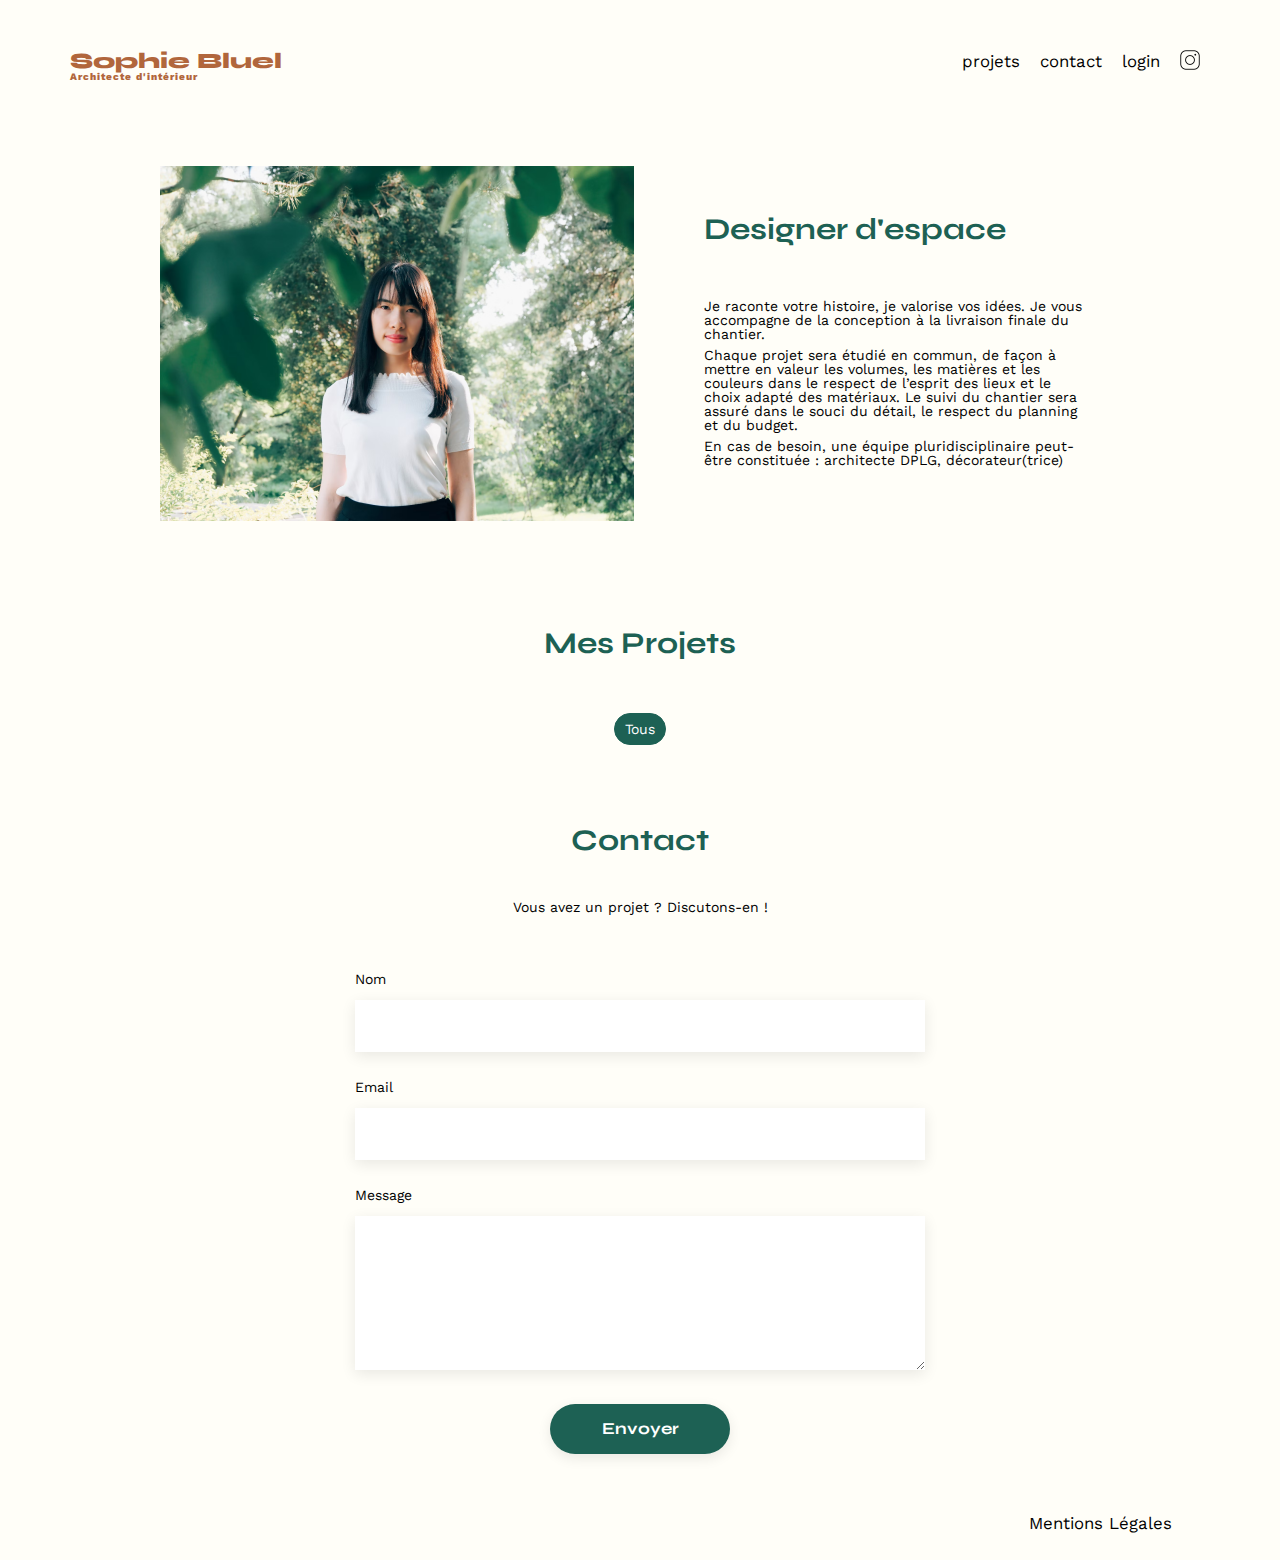
<file: FrontEnd/index.html>
<!DOCTYPE html>
<html lang="fr">

<head>
	<meta charset="UTF-8">
	<title>Sophie Bluel - Architecte d'intérieur</title>
	<meta name="viewport" content="width=device-width, initial-scale=1.0">
	<link rel="preconnect" href="https://fonts.googleapis.com">
	<link rel="preconnect" href="https://fonts.gstatic.com" crossorigin>
	<link href="https://fonts.googleapis.com/css2?family=Syne:wght@700;800&family=Work+Sans&display=swap"
		rel="stylesheet">
	<link rel="stylesheet" href="https://cdnjs.cloudflare.com/ajax/libs/font-awesome/6.0.0-beta3/css/all.min.css">
	<meta name="description" content="">
	<link rel="stylesheet" href="./assets/style.css">
</head>

<body>
	<header>
		<h1>Sophie Bluel <span>Architecte d'intérieur</span></h1>
		<nav>
			<ul>
				<li><a href="#portfolio">projets</a></li>
				<li><a href="#contact">contact</a></li>
				<li class="loginPage"><a href="login.html">login</a></li>
				<li><img src="./assets/icons/instagram.png" alt="Instagram"></li>
			</ul>
		</nav>
	</header>
	<main>

		<section id="introduction">
			<figure>
				<img src="./assets/images/sophie-bluel.png" alt="">
			</figure>
			<article>
				<h2>Designer d'espace</h2>
				<p>Je raconte votre histoire, je valorise vos idées. Je vous accompagne de la conception à la livraison
					finale du chantier.</p>
				<p>Chaque projet sera étudié en commun, de façon à mettre en valeur les volumes, les matières et les
					couleurs dans le respect de l’esprit des lieux et le choix adapté des matériaux. Le suivi du
					chantier sera assuré dans le souci du détail, le respect du planning et du budget.</p>
				<p>En cas de besoin, une équipe pluridisciplinaire peut-être constituée : architecte DPLG,
					décorateur(trice)</p>
			</article>
		</section>
		<section id="portfolio">
			<h2>Mes Projets</h2>

			<div class="filters"></div>
			<div class="gallery"></div>
		</section>
		<section id="contact">
			<h2>Contact</h2>
			<p>Vous avez un projet ? Discutons-en !</p>
			<form action="#" method="post">
				<label for="name">Nom</label>
				<input type="text" name="name" id="name">
				<label for="email">Email</label>
				<input type="email" name="email" id="email">
				<label for="message">Message</label>
				<textarea name="message" id="message" cols="30" rows="10"></textarea>
				<input type="submit" value="Envoyer">
			</form>
		</section>
	</main>

	<footer>
		<nav>
			<ul>
				<li>Mentions Légales</li>
			</ul>
		</nav>
	</footer>
	<script src="./JS/Index.js"></script>

</body>

</html>
</file>
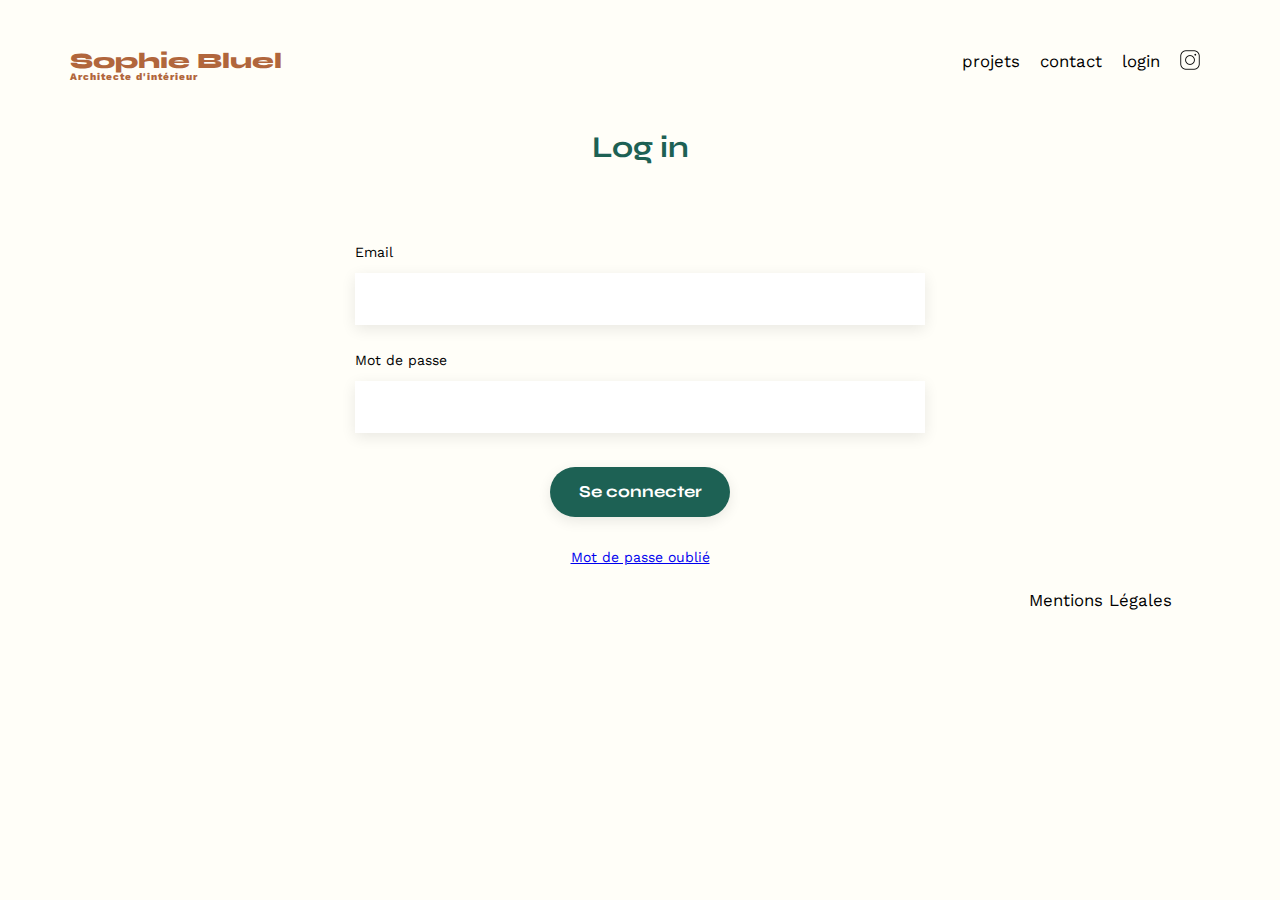
<file: FrontEnd/login.html>
<!DOCTYPE html>
<html lang="fr">

<head>
	<meta charset="UTF-8">
	<title>Sophie Bluel - Architecte d'intérieur</title>
	<meta name="viewport" content="width=device-width, initial-scale=1.0">
	<link rel="preconnect" href="https://fonts.googleapis.com">
	<link rel="preconnect" href="https://fonts.gstatic.com" crossorigin>
	<link href="https://fonts.googleapis.com/css2?family=Syne:wght@700;800&family=Work+Sans&display=swap"
		rel="stylesheet">
	<meta name="description" content="">
	<link rel="stylesheet" href="./assets/style.css">
</head>

<body>
	<main>
		<header>
			<h1>Sophie Bluel <span>Architecte d'intérieur</span></h1>
			<nav>
				<ul>
					<li><a href="index.html#portfolio">projets</a></li>
					<li><a href="index.html#contact">contact</a></li>
					<li><a href="login.html">login</a></li>
					<li><img src="./assets/icons/instagram.png" alt="Instagram"></li>
				</ul>
			</nav>
		</header>
		

		<section id="contact">
			<h2>Log in</h2>

			<form>
				<label for="email">Email</label>
				<input type="email" name="email" id="email">
				<label for="password">Mot de passe</label>
				<input type="password" name="password" id="password">

				<input type="submit" value="Se connecter">
				<a href="#" id="forgottenmdp">Mot de passe oublié</a>
			</form>
		</section>
	</main>

	<footer>
		<nav>
			<ul>
				<li>Mentions Légales</li>
			</ul>
		</nav>
	</footer>
	<script src="./JS/login.js"></script>
</body>

</html>
</file>
<file: FrontEnd/assets/style.css>
/* http://meyerweb.com/eric/tools/css/reset/
   v2.0 | 20110126
   License: none (public domain)
*/

html,
body,
div,
span,
applet,
object,
iframe,
h1,
h2,
h3,
h4,
h5,
h6,
p,
blockquote,
pre,
a,
abbr,
acronym,
address,
big,
cite,
code,
del,
dfn,
em,
img,
ins,
kbd,
q,
s,
samp,
small,
strike,
strong,
sub,
sup,
tt,
var,
b,
u,
i,
center,
dl,
dt,
dd,
ol,
ul,
li,
fieldset,
form,
label,
legend,
table,
caption,
tbody,
tfoot,
thead,
tr,
th,
td,
article,
aside,
canvas,
details,
embed,
figure,
figcaption,
footer,
header,
hgroup,
menu,
nav,
output,
ruby,
section,
summary,
time,
mark,
audio,
video {
  margin: 0;
  padding: 0;
  border: 0;
  font-size: 100%;
  font: inherit;
  vertical-align: baseline;
}
/* HTML5 display-role reset for older browsers */
article,
aside,
details,
figcaption,
figure,
footer,
header,
hgroup,
menu,
nav,
section {
  display: block;
}
body {
  line-height: 1;
}
ol,
ul {
  list-style: none;
}
blockquote,
q {
  quotes: none;
}
blockquote:before,
blockquote:after,
q:before,
q:after {
  content: "";
  content: none;
}
table {
  border-collapse: collapse;
  border-spacing: 0;
}
/** end reset css**/
body {
  max-width: 1140px;
  margin: auto;
  font-family: "Work Sans";
  font-size: 14px;
  background: #fffef8;
}
header {
	display: flex;
	justify-content: space-between;
	margin: 50px 0
}


section {
	margin: 50px 0
}

h1 {
	display: flex;
	flex-direction: column;
	font-family: 'Syne';
	font-size: 22px;
	font-weight: 800;
	color: #B1663C
}

h1>span {
	font-family: 'Work Sans';
	font-size: 10px;
	letter-spacing: 0.1em;
	;
}

h2 {
	font-family: 'Syne';
	font-weight: 700;
	font-size: 30px;
	color: #1D6154;
	padding-bottom: 25px;
}

nav ul {
	display: flex;
	align-items: center;
	list-style-type: none;

}

nav li {
	padding: 0 10px;
	font-size: 1.2em;
	cursor: pointer;
}

nav ul li a {
	text-decoration: none;
	color: #000000;

}

nav ul li:last-child img {
	width: 20px;
	height: auto;
  }



li:hover {
	color: #B1663C;
}

#introduction {
	display: flex;
	align-items: center;
	padding: 3% 10% 5% 10%;
	gap: 5%;
}



#introduction img {
	position: relative;
	display: block;
	width: 474px;
	height: 355px;
	top: 17%;
	right: 5%;
}

#introduction article {
	max-width: 42%;
}

#introduction h2 {
	margin-bottom: 1em;
}

#introduction p {
	margin-bottom: 0.5em;
}

#portfolio h2 {
	text-align: center;
	margin-bottom: 1em;
}

/****CSS de mes btn****/
#portfolio .filters {
	display: flex;
	justify-content: center;
	gap: 10px;
	margin-bottom: 30px;
	color: #1D6154;
}

#portfolio li {
	border: 1px solid #1D6154;
	border-radius: 20px;
	padding: 8px 10px;
	transition: all 400ms;
	cursor: pointer;
	list-style: none;
}

#portfolio .focusBtn {
	background-color: #1D6154;
	color: #FFF;
}

.gallery {
	width: 100%;
	display: grid;
	grid-template-columns: 1fr 1fr 1fr;
	grid-column-gap: 20px;
	grid-row-gap: 20px;
}

.gallery img {
	width: 100%;
	height: 95%;
}

#contact {
	width: 50%;
	margin: auto;
}

#contact>* {
	text-align: center;

}

#contact h2 {
	margin-bottom: 20px;
}

#contact form {
	text-align: left;
	margin-top: 30px;
	display: flex;
	flex-direction: column;
}

#contact input {
	height: 50px;
	font-size: 1.2em;
	border: none;
	box-shadow: 0px 4px 14px rgba(0, 0, 0, 0.09);
}

#contact label {
	margin: 2em 0 1em 0;
}

#contact textarea {
	border: none;
	box-shadow: 0px 4px 14px rgba(0, 0, 0, 0.09);
}

input[type="submit"] {
	font-family: 'Syne';
	font-weight: 700;
	color: white;
	background-color: #1D6154;
	margin: 2em auto;
	width: 180px;
	text-align: center;
	border-radius: 60px;
}

#forgottenmdp {
	display: flex;
	justify-content: center;
}

footer nav ul {
	display: flex;
	justify-content: flex-end;
	margin: 2em
}

/**Mode Edition**/
.blackspace {
	width: 100%;
	height: 50px;
	background-color: #000000;
	color: #FFF;
	display: flex;
	justify-content: center;
	align-items: center;
	gap: 7px;
}



#portfolio {
	position: relative;

}

.modifier {
	cursor: pointer;
	display: flex;
	gap: 7px;
	position: absolute;
	right: 380px;
	top: 10px;
}

.modifier i {
	font-weight: 400;
	width: 15px;
	color: black;
}


/**Modale**/

.shadow {
	position: fixed;
	top: 0;
	left: 0;
	width: 100vw;
	height: 100vh;
	background: #333333b7;
	display: none;
}

.modale {
	position: fixed;
	top: 50%;
	left: 50%;
	border-radius: 10px;
	width: 630px;
	transform: translate(-50%, -50%);
	text-align: center;
	background-color: #FFF;
	padding-bottom: 40px;
}

.modale h3,
.modifyWork h3 {
	font-size: 26px;
	font-weight: 400;
	padding-top: 50px;
}

.galleryModal {
	grid-template-columns: 1fr 1fr 1fr 1fr 1fr;
	display: grid;
	padding: 70px 100px;
	gap: 15px;
}

.modale hr {
	width: 70%;

}

.containerModal {
	top: 0;
	left: 0;
	display: flex;
	justify-content: center;
	align-items: center;
	position: fixed;
	width: 100%;
	height: 100%;
	z-index: 5;
	background: rgba(0, 0, 0, 0.3);
}

#btnAdd {
	background-color: #1D6154;
	color: #FFF;
	border-radius: 20px;
	width: 237px;
	font-weight: 700;
	font-size: 14px;
	font-family: Syne;
	border: transparent;
	cursor: pointer;
	padding: 10px 20px;
	position: relative;
	left: 28%;
	top: 50%;
	margin-top: 20px;
}

#btnSubmit {
	background-color: grey;
	color: #FFF;
	border-radius: 20px;
	width: 237px;
	font-weight: 700;
	font-size: 14px;
	font-family: Syne;
	border: transparent;
	cursor: not-allowed;
	padding: 10px 20px;
	position: relative;
	left: 50%;
	bottom: 15px;
	margin-top: 20px;
}

#btnSubmit.enabled {
	background-color: #1D6154;
	cursor: pointer;
}

.modifyWork hr {
	width: 100%;
	position: relative;

}


#uploadImage {
	width: 420px;
	height: 169px;
	background-color: #E8F1F6;
	margin: 100px 105px 0 105px;
	display: flex;
	flex-direction: column;
	justify-content: center;
	align-items: center;
	gap: 5px;
	border-radius: 3px;
	display: none;
}

#previewImage {
	display: flex;
	align-items: center;
	justify-content: space-evenly;
	width: 420px;
	height: 169px;
	border-radius: 3px;
	background: #e8f1f6;

}

#imgPreview {
    width: 33%;
    height: 100%;
	object-fit: contain;
	display: none;
}

.close {
	position: absolute;
	top: 18px;
	right: 20px;
	transform: translate(-50%, 50%);
	cursor: pointer;
}

.arrowReturn {
	position: absolute;
    top: 18px;
    left: 20px;
    transform: translate(-50%, 50%);
    cursor: pointer;
}

.galleryModal figure {
	position: relative;
}

.galleryModal i {
	position: absolute;
	top: 5px;
	right: 5px;
	background-color: #000000;
	color: white;
	padding: 5px;
	border-radius: 3px;
	cursor: pointer;
}

.galleryModal img {
	width: 76px;
	height: 102px;
}

.modifyWork {
	top: 50%;
	left: 50%;
	position: absolute;
	border-radius: 10px;
	width: 630px;
	transform: translate(-50%, -50%);
	height: 688px;
	border: 1px solid rgb(194, 194, 153);
	text-align: center;
	background-color: #FFF;
	position: fixed;
	z-index: 10;
}

.modifyWork form {

	display: flex;
	flex-direction: column;
	justify-content: center;
	gap: 20px;
}

.modifyWork form label {
	display: flex;
	flex-direction: column;
	align-items: baseline;
	margin-bottom: 5px;
	margin-top: 10px;
}

#title {
	width: 420px;
	height: 51px;
	border: none;
	box-shadow: 0 4px 14px 0 rgba(0, 0, 0, 0.09);
}

#select {
	width: 420px;
	height: 50px;
	font-size: 1.2em;
	border: none;
	box-shadow: 0px 4px 14px rgba(0, 0, 0, 0.09);
	margin-bottom: 15px;
}

#previewImage {
	display: flex;
	align-items: center;
	justify-content: space-evenly;
	width: 420px;
	height: 169px;
	border-radius: 3px;
	background: #e8f1f6;
}

.modifyWork form p {
	display: flex;
	justify-content: center;
	align-items: center;
	border-radius: 50px;
	width: 173px;
	height: 36px;
	color: #306685;
	background: #cbd6dc;
}

.modifyWork form i {
	font-size: 76px;
	color: #cbd6dc;
}

.modifyWork form span {
	color: #444444;
}

.modifyWork div {
	margin: 67px 105px 0 105px;
	border-radius: 3px;
	bottom: 60px;
    position: relative;
}

.enabled {
	background-color: green;
	cursor: pointer;
  }

.disabled {
	background-color: grey;
	cursor: not-allowed;
  }

.modale button,
.modifyWork button {
	display: inline;
	background-color: #1D6154;
	color: #FFF;
	border-radius: 20px;
	width: 237px;
	height: 36px;
	font-weight: 700;
	font-size: 14px;
	font-family: Syne;
	border: transparent;
	cursor: pointer;
	position: fixed;
	bottom: 50px;
	left: 50%;
	transform: translateX(-50%);
}
</file>
